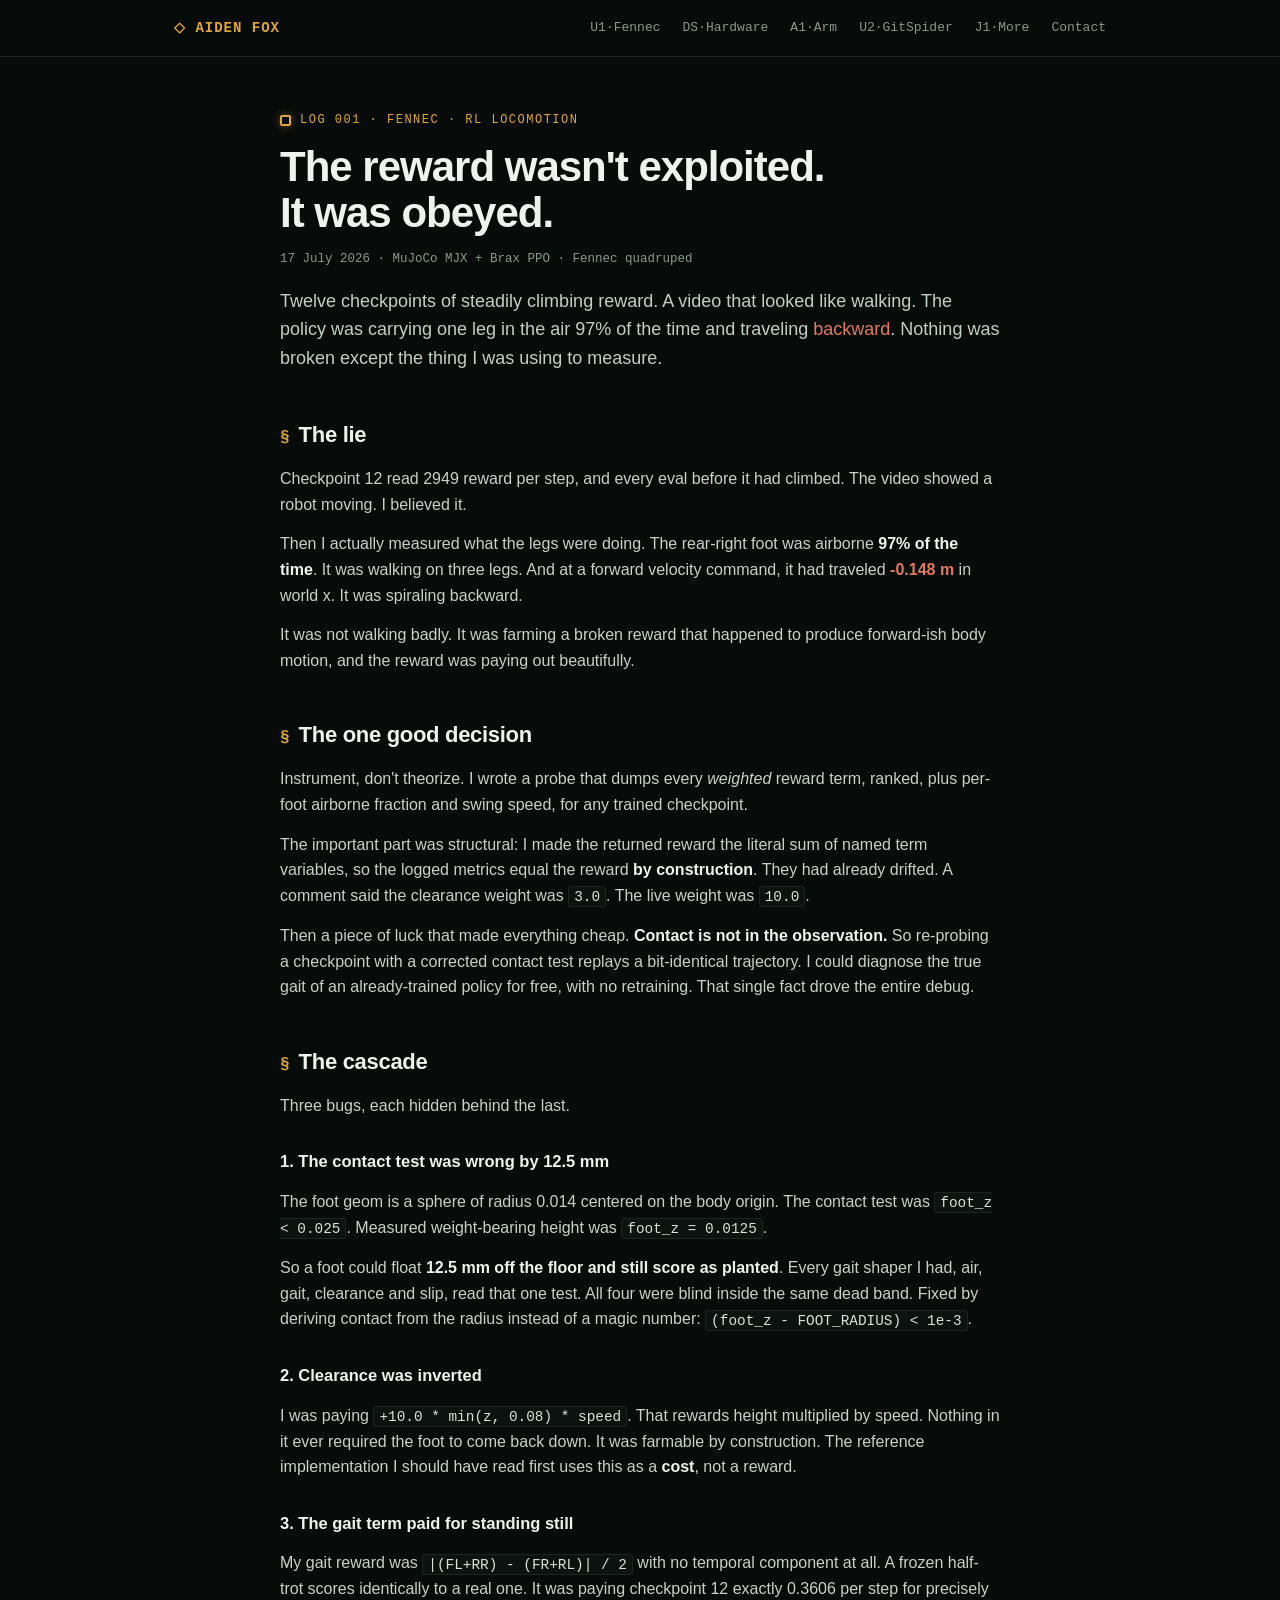
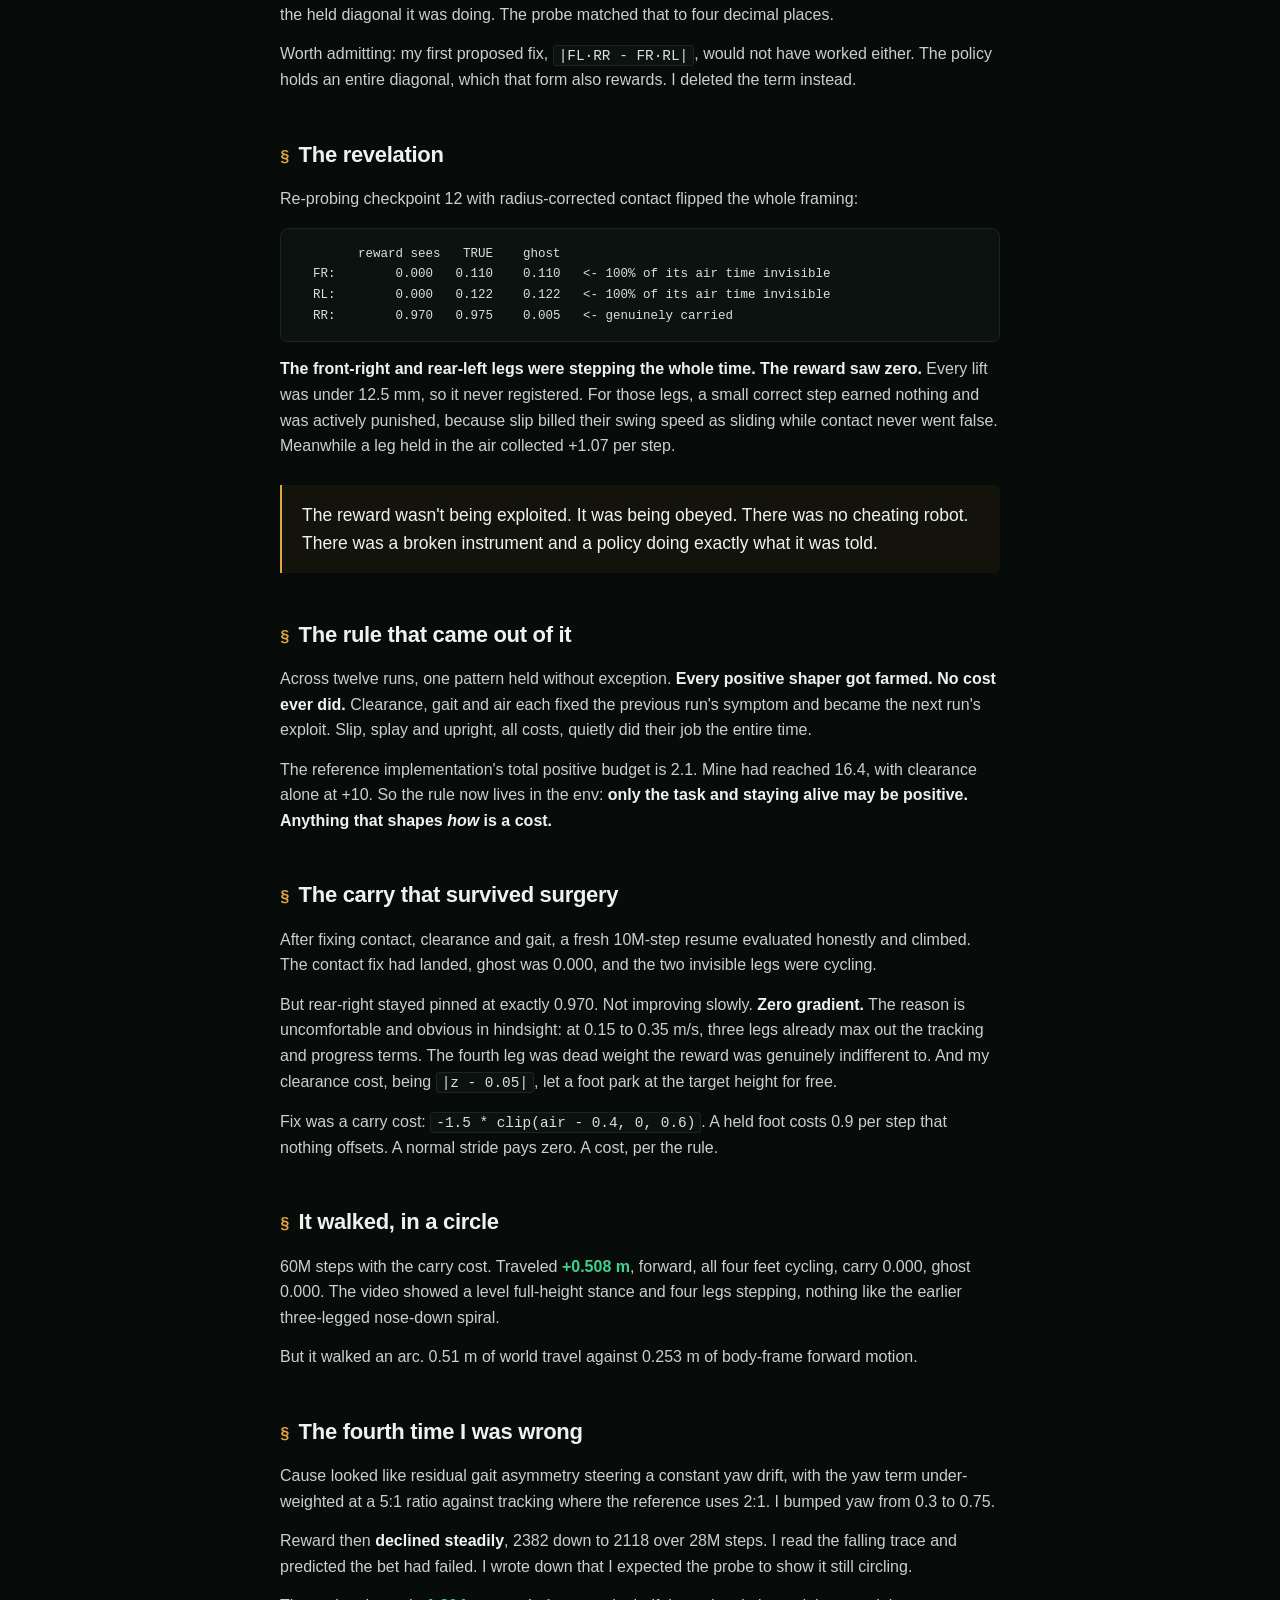
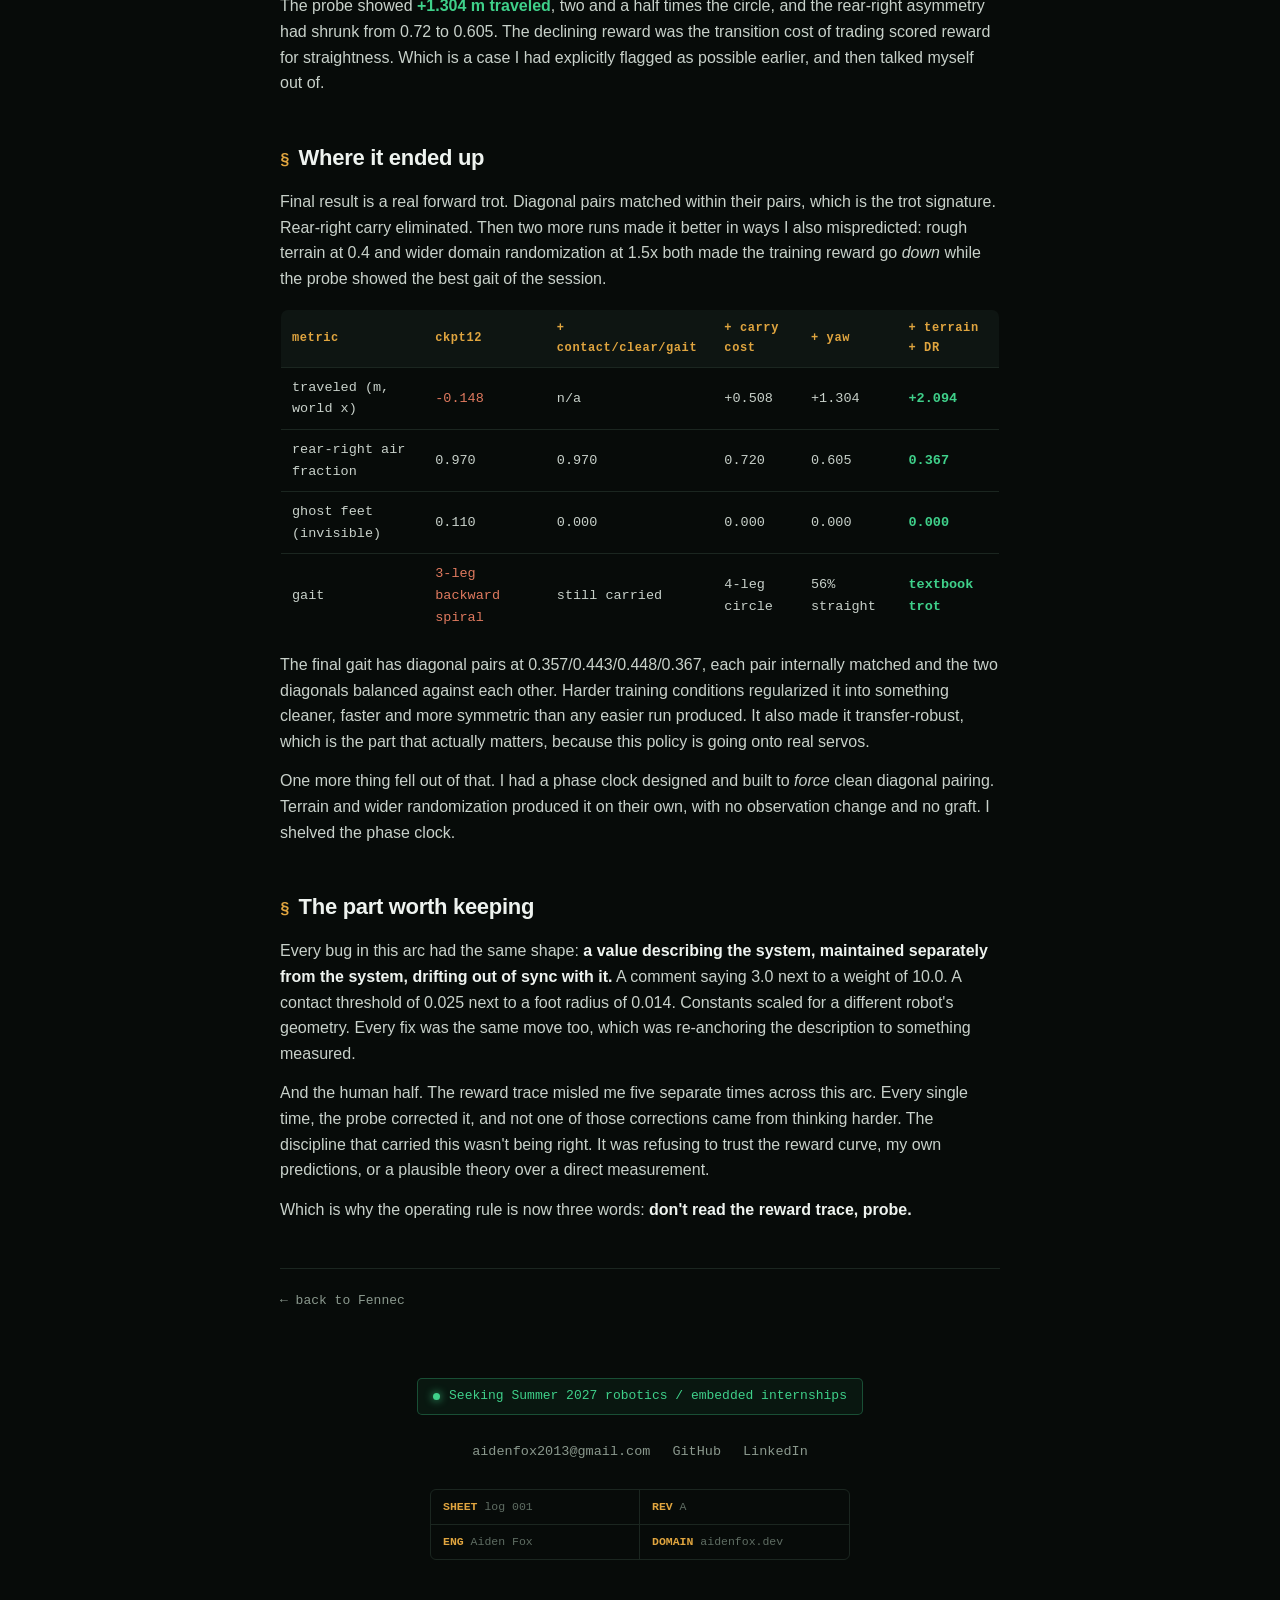
<file: logs/reward-farm/index.html>
<!DOCTYPE html>
<html lang="en">
<head>
<meta charset="UTF-8">
<meta name="viewport" content="width=device-width, initial-scale=1">
<title>The reward wasn't exploited, it was obeyed · Aiden Fox</title>
<meta name="description" content="Fennec's RL locomotion policy looked like it was walking. It was carrying a leg 97% of the time and traveling backward. How a 12.5 mm measurement error taught a robot the wrong thing, and what fixed it.">
<meta property="og:title" content="The reward wasn't exploited, it was obeyed">
<meta property="og:description" content="A quadruped that looked like it was walking, wasn't. Debugging a reward function that was working perfectly.">
<meta property="og:type" content="article">
<meta property="og:url" content="https://aidenfox.dev/logs/reward-farm/">
<meta property="og:image" content="https://aidenfox.dev/assets/og.png">
<meta name="twitter:card" content="summary_large_image">
<meta name="twitter:title" content="The reward wasn't exploited, it was obeyed">
<meta name="twitter:description" content="A quadruped that looked like it was walking, wasn't.">
<meta name="twitter:image" content="https://aidenfox.dev/assets/og.png">
<meta name="theme-color" content="#070b09">
<link rel="icon" href="/assets/favicon.svg" type="image/svg+xml">
<link rel="icon" href="/assets/favicon-32.png" sizes="32x32" type="image/png">
<link rel="apple-touch-icon" href="/assets/apple-touch-icon.png">
<link rel="stylesheet" href="/assets/site.css">
</head>
<body>

<header><div class="wrap"><nav>
  <div class="logo">AIDEN FOX</div>
  <div class="links">
    <a href="/#fennec">U1·Fennec</a>
    <a href="/#hardware">DS·Hardware</a>
    <a href="/#arm">A1·Arm</a>
    <a href="/#gitspider">U2·GitSpider</a>
    <a href="/#more">J1·More</a>
    <a href="/#contact">Contact</a>
  </div>
</nav></div></header>

<div class="wrap">
<article class="log">

  <div class="desig"><span class="pad"></span>LOG 001 · FENNEC · RL LOCOMOTION</div>
  <h1>The reward wasn't exploited.<br>It was obeyed.</h1>
  <p class="logmeta">17 July 2026 · MuJoCo MJX + Brax PPO · Fennec quadruped</p>

  <p class="standfirst">Twelve checkpoints of steadily climbing reward. A video that looked like walking. The policy was carrying one leg in the air 97% of the time and traveling <span class="bad">backward</span>. Nothing was broken except the thing I was using to measure.</p>

  <h2>The lie</h2>
  <p>Checkpoint 12 read 2949 reward per step, and every eval before it had climbed. The video showed a robot moving. I believed it.</p>
  <p>Then I actually measured what the legs were doing. The rear-right foot was airborne <b>97% of the time</b>. It was walking on three legs. And at a forward velocity command, it had traveled <b class="bad">-0.148 m</b> in world x. It was spiraling backward.</p>
  <p>It was not walking badly. It was farming a broken reward that happened to produce forward-ish body motion, and the reward was paying out beautifully.</p>

  <h2>The one good decision</h2>
  <p>Instrument, don't theorize. I wrote a probe that dumps every <em>weighted</em> reward term, ranked, plus per-foot airborne fraction and swing speed, for any trained checkpoint.</p>
  <p>The important part was structural: I made the returned reward the literal sum of named term variables, so the logged metrics equal the reward <b>by construction</b>. They had already drifted. A comment said the clearance weight was <code>3.0</code>. The live weight was <code>10.0</code>.</p>
  <p>Then a piece of luck that made everything cheap. <b>Contact is not in the observation.</b> So re-probing a checkpoint with a corrected contact test replays a bit-identical trajectory. I could diagnose the true gait of an already-trained policy for free, with no retraining. That single fact drove the entire debug.</p>

  <h2>The cascade</h2>
  <p>Three bugs, each hidden behind the last.</p>

  <h3>1. The contact test was wrong by 12.5 mm</h3>
  <p>The foot geom is a sphere of radius 0.014 centered on the body origin. The contact test was <code>foot_z &lt; 0.025</code>. Measured weight-bearing height was <code>foot_z = 0.0125</code>.</p>
  <p>So a foot could float <b>12.5 mm off the floor and still score as planted</b>. Every gait shaper I had, air, gait, clearance and slip, read that one test. All four were blind inside the same dead band. Fixed by deriving contact from the radius instead of a magic number: <code>(foot_z - FOOT_RADIUS) &lt; 1e-3</code>.</p>

  <h3>2. Clearance was inverted</h3>
  <p>I was paying <code>+10.0 * min(z, 0.08) * speed</code>. That rewards height multiplied by speed. Nothing in it ever required the foot to come back down. It was farmable by construction. The reference implementation I should have read first uses this as a <b>cost</b>, not a reward.</p>

  <h3>3. The gait term paid for standing still</h3>
  <p>My gait reward was <code>|(FL+RR) - (FR+RL)| / 2</code> with no temporal component at all. A frozen half-trot scores identically to a real one. It was paying checkpoint 12 exactly 0.3606 per step for precisely the held diagonal it was doing. The probe matched that to four decimal places.</p>
  <p>Worth admitting: my first proposed fix, <code>|FL·RR - FR·RL|</code>, would not have worked either. The policy holds an entire diagonal, which that form also rewards. I deleted the term instead.</p>

  <h2>The revelation</h2>
  <p>Re-probing checkpoint 12 with radius-corrected contact flipped the whole framing:</p>
<pre><code>        reward sees   TRUE    ghost
  FR:        0.000   0.110    0.110   &lt;- 100% of its air time invisible
  RL:        0.000   0.122    0.122   &lt;- 100% of its air time invisible
  RR:        0.970   0.975    0.005   &lt;- genuinely carried</code></pre>
  <p><b>The front-right and rear-left legs were stepping the whole time. The reward saw zero.</b> Every lift was under 12.5 mm, so it never registered. For those legs, a small correct step earned nothing and was actively punished, because slip billed their swing speed as sliding while contact never went false. Meanwhile a leg held in the air collected +1.07 per step.</p>

  <blockquote><p>The reward wasn't being exploited. It was being obeyed. There was no cheating robot. There was a broken instrument and a policy doing exactly what it was told.</p></blockquote>

  <h2>The rule that came out of it</h2>
  <p>Across twelve runs, one pattern held without exception. <b>Every positive shaper got farmed. No cost ever did.</b> Clearance, gait and air each fixed the previous run's symptom and became the next run's exploit. Slip, splay and upright, all costs, quietly did their job the entire time.</p>
  <p>The reference implementation's total positive budget is 2.1. Mine had reached 16.4, with clearance alone at +10. So the rule now lives in the env: <b>only the task and staying alive may be positive. Anything that shapes <em>how</em> is a cost.</b></p>

  <h2>The carry that survived surgery</h2>
  <p>After fixing contact, clearance and gait, a fresh 10M-step resume evaluated honestly and climbed. The contact fix had landed, ghost was 0.000, and the two invisible legs were cycling.</p>
  <p>But rear-right stayed pinned at exactly 0.970. Not improving slowly. <b>Zero gradient.</b> The reason is uncomfortable and obvious in hindsight: at 0.15 to 0.35 m/s, three legs already max out the tracking and progress terms. The fourth leg was dead weight the reward was genuinely indifferent to. And my clearance cost, being <code>|z - 0.05|</code>, let a foot park at the target height for free.</p>
  <p>Fix was a carry cost: <code>-1.5 * clip(air - 0.4, 0, 0.6)</code>. A held foot costs 0.9 per step that nothing offsets. A normal stride pays zero. A cost, per the rule.</p>

  <h2>It walked, in a circle</h2>
  <p>60M steps with the carry cost. Traveled <b class="win">+0.508 m</b>, forward, all four feet cycling, carry 0.000, ghost 0.000. The video showed a level full-height stance and four legs stepping, nothing like the earlier three-legged nose-down spiral.</p>
  <p>But it walked an arc. 0.51 m of world travel against 0.253 m of body-frame forward motion.</p>

  <h2>The fourth time I was wrong</h2>
  <p>Cause looked like residual gait asymmetry steering a constant yaw drift, with the yaw term under-weighted at a 5:1 ratio against tracking where the reference uses 2:1. I bumped yaw from 0.3 to 0.75.</p>
  <p>Reward then <b>declined steadily</b>, 2382 down to 2118 over 28M steps. I read the falling trace and predicted the bet had failed. I wrote down that I expected the probe to show it still circling.</p>
  <p>The probe showed <b class="win">+1.304 m traveled</b>, two and a half times the circle, and the rear-right asymmetry had shrunk from 0.72 to 0.605. The declining reward was the transition cost of trading scored reward for straightness. Which is a case I had explicitly flagged as possible earlier, and then talked myself out of.</p>

  <h2>Where it ended up</h2>
  <p>Final result is a real forward trot. Diagonal pairs matched within their pairs, which is the trot signature. Rear-right carry eliminated. Then two more runs made it better in ways I also mispredicted: rough terrain at 0.4 and wider domain randomization at 1.5x both made the training reward go <em>down</em> while the probe showed the best gait of the session.</p>

  <table>
    <tr>
      <th>metric</th><th>ckpt12</th><th>+ contact/clear/gait</th><th>+ carry cost</th><th>+ yaw</th><th>+ terrain + DR</th>
    </tr>
    <tr>
      <td>traveled (m, world x)</td><td class="bad">-0.148</td><td>n/a</td><td>+0.508</td><td>+1.304</td><td><b>+2.094</b></td>
    </tr>
    <tr>
      <td>rear-right air fraction</td><td>0.970</td><td>0.970</td><td>0.720</td><td>0.605</td><td><b>0.367</b></td>
    </tr>
    <tr>
      <td>ghost feet (invisible)</td><td>0.110</td><td>0.000</td><td>0.000</td><td>0.000</td><td><b>0.000</b></td>
    </tr>
    <tr>
      <td>gait</td><td class="bad">3-leg backward spiral</td><td>still carried</td><td>4-leg circle</td><td>56% straight</td><td><b>textbook trot</b></td>
    </tr>
  </table>

  <p>The final gait has diagonal pairs at 0.357/0.443/0.448/0.367, each pair internally matched and the two diagonals balanced against each other. Harder training conditions regularized it into something cleaner, faster and more symmetric than any easier run produced. It also made it transfer-robust, which is the part that actually matters, because this policy is going onto real servos.</p>
  <p>One more thing fell out of that. I had a phase clock designed and built to <em>force</em> clean diagonal pairing. Terrain and wider randomization produced it on their own, with no observation change and no graft. I shelved the phase clock.</p>

  <h2>The part worth keeping</h2>
  <p>Every bug in this arc had the same shape: <b>a value describing the system, maintained separately from the system, drifting out of sync with it.</b> A comment saying 3.0 next to a weight of 10.0. A contact threshold of 0.025 next to a foot radius of 0.014. Constants scaled for a different robot's geometry. Every fix was the same move too, which was re-anchoring the description to something measured.</p>
  <p>And the human half. The reward trace misled me five separate times across this arc. Every single time, the probe corrected it, and not one of those corrections came from thinking harder. The discipline that carried this wasn't being right. It was refusing to trust the reward curve, my own predictions, or a plausible theory over a direct measurement.</p>
  <p>Which is why the operating rule is now three words: <b>don't read the reward trace, probe.</b></p>

  <a class="backlink" href="/#fennec">&larr; back to Fennec</a>

</article>
</div>

<footer id="contact"><div class="wrap">
  <div class="avail">Seeking Summer 2027 robotics / embedded internships</div>
  <div class="fl">
    <a href="mailto:aidenfox2013@gmail.com">aidenfox2013@gmail.com</a>
    <a href="https://github.com/Ace2932" target="_blank" rel="noopener">GitHub</a>
    <a href="https://www.linkedin.com/in/aidenfox/" target="_blank" rel="noopener">LinkedIn</a>
  </div>
  <div class="titleblock">
    <div><b>SHEET</b> log 001</div><div><b>REV</b> A</div>
    <div><b>ENG</b> Aiden Fox</div><div><b>DOMAIN</b> aidenfox.dev</div>
  </div>
</div></footer>

</body>
</html>
</file>
<file: assets/site.css>
:root{
    --board:#070b09; --board2:#0c120f; --panel:#0e1512; --line:#1b2620;
    --copper:#e0a53f; --copper-dim:rgba(224,165,63,.5); --signal:#46e0ff; --green:#3fd08a;
    --silk:#eef3ef; --muted:#8a988d;
    --mono:'SFMono-Regular',ui-monospace,Menlo,Consolas,monospace;
  }
  *{box-sizing:border-box;margin:0;padding:0}
  html{scroll-behavior:smooth}
  body{background:var(--board);color:var(--silk);font-family:-apple-system,BlinkMacSystemFont,'Segoe UI',Roboto,sans-serif;line-height:1.6;-webkit-font-smoothing:antialiased;overflow-x:hidden}
  a{color:inherit;text-decoration:none}
  .wrap{max-width:980px;margin:0 auto;padding:0 24px;position:relative;z-index:2}
  .mono{font-family:var(--mono)}
  ::selection{background:rgba(70,224,255,.25)}

  /* nav */
  header{position:sticky;top:0;z-index:20;background:rgba(7,11,9,.8);backdrop-filter:blur(10px);border-bottom:1px solid var(--line)}
  nav{display:flex;align-items:center;justify-content:space-between;height:56px}
  nav .logo{font-family:var(--mono);font-weight:700;font-size:14px;letter-spacing:1px;color:var(--copper)}
  nav .logo::before{content:'◇ '}
  nav .links{display:flex;gap:22px;font-family:var(--mono);font-size:13px;color:var(--muted)}
  nav .links a:hover{color:var(--signal)}
  @media(max-width:560px){nav .links{display:none}}

  /* hero with PCB canvas */
  .hero{position:relative;min-height:88vh;display:flex;align-items:center;overflow:hidden;border-bottom:1px solid var(--line)}
  #pcb{position:absolute;inset:0;width:100%;height:100%;z-index:0;pointer-events:none}
  .hero::after{content:'';position:absolute;inset:0;z-index:1;pointer-events:none;
    background:radial-gradient(ellipse 70% 60% at 30% 45%,transparent 40%,rgba(7,11,9,.55) 100%)}
  .hero .wrap{z-index:2;padding-top:40px;padding-bottom:40px}
  .kicker{font-family:var(--mono);color:var(--signal);font-size:12px;letter-spacing:2px;text-transform:uppercase;margin-bottom:20px;display:flex;align-items:center;gap:10px}
  .kicker::before{content:'';width:26px;height:1px;background:var(--signal);box-shadow:0 0 8px var(--signal)}
  .hero h1{font-size:clamp(36px,6.5vw,62px);line-height:1.02;font-weight:800;letter-spacing:-1.5px}
  .hero h1 .em{color:var(--copper);text-shadow:0 0 24px rgba(224,165,63,.35)}
  .hero p.lead{margin-top:22px;font-size:clamp(17px,2.3vw,20px);color:#c3cec6;max-width:600px}
  .hero p.lead b{color:var(--silk)}
  .hero .meta{margin-top:16px;color:var(--muted);font-family:var(--mono);font-size:13.5px}
  .cta{margin-top:30px;display:flex;flex-wrap:wrap;gap:12px}
  .btn{display:inline-flex;align-items:center;gap:8px;padding:11px 17px;border-radius:8px;font-family:var(--mono);font-size:13px;font-weight:600;border:1px solid var(--line);background:rgba(14,21,18,.7);transition:.15s;backdrop-filter:blur(4px)}
  .btn:hover{border-color:var(--signal);color:var(--signal);transform:translateY(-1px);box-shadow:0 0 18px rgba(70,224,255,.15)}
  .btn.primary{background:var(--copper);color:#160c04;border-color:var(--copper)}
  .btn.primary:hover{filter:brightness(1.08);color:#160c04;box-shadow:0 0 22px rgba(224,165,63,.4)}

  /* sections */
  section.block{padding:60px 0;border-bottom:1px solid var(--line);position:relative}
  .desig{font-family:var(--mono);font-size:12px;letter-spacing:1.5px;color:var(--copper);margin-bottom:14px;display:flex;align-items:center;gap:9px}
  .desig .pad{width:11px;height:11px;border:2px solid var(--copper);border-radius:2px;box-shadow:0 0 8px rgba(224,165,63,.4);flex:none}
  .proj-head{display:flex;align-items:baseline;justify-content:space-between;flex-wrap:wrap;gap:8px}
  h2{font-size:clamp(24px,4vw,33px);font-weight:800;letter-spacing:-.5px}
  .status{font-family:var(--mono);font-size:11.5px;color:var(--green);border:1px solid rgba(63,208,138,.3);background:rgba(63,208,138,.07);padding:4px 11px;border-radius:4px;white-space:nowrap;display:inline-flex;align-items:center;gap:7px}
  .status::before{content:'';width:7px;height:7px;border-radius:50%;background:var(--green);box-shadow:0 0 8px var(--green);animation:blink 2s infinite}
  @keyframes blink{0%,100%{opacity:1}50%{opacity:.35}}
  .subtitle{color:var(--muted);margin-top:10px;font-size:17px;max-width:760px}

  ul.feat{list-style:none;margin:22px 0 0;display:grid;gap:11px}
  ul.feat li{position:relative;padding-left:26px;color:#c8d1ca;font-size:15.5px}
  ul.feat li::before{content:'';position:absolute;left:2px;top:11px;width:11px;height:1px;background:var(--copper);box-shadow:0 0 6px rgba(224,165,63,.5)}
  ul.feat li::after{content:'';position:absolute;left:13px;top:9px;width:5px;height:5px;border-radius:50%;background:var(--copper);box-shadow:0 0 6px var(--copper)}
  ul.feat li b{color:var(--silk)}

  .chips{margin-top:22px;display:flex;flex-wrap:wrap;gap:8px;justify-content:center}
  .chip{font-family:var(--mono);font-size:11.5px;color:#c3cec6;background:var(--board2);border:1px solid var(--line);padding:5px 11px;border-radius:3px;position:relative}
  .chip::before,.chip::after{content:'';position:absolute;top:50%;width:5px;height:2px;background:var(--copper-dim);transform:translateY(-50%)}
  .chip::before{left:-5px}.chip::after{right:-5px}
  .links-row{margin-top:22px;display:flex;flex-wrap:wrap;gap:18px;font-family:var(--mono);font-size:13.5px;justify-content:center}
  .links-row a{color:var(--signal)}
  .links-row a:hover{text-shadow:0 0 10px rgba(70,224,255,.5)}

  .video{margin-top:26px;border:1px solid var(--line);border-radius:10px;overflow:hidden;background:#000;box-shadow:0 0 0 1px rgba(224,165,63,.08),0 14px 40px rgba(0,0,0,.5)}
  .video video{display:block;width:100%;height:auto}
  .caption{font-family:var(--mono);font-size:12.5px;color:var(--muted);margin-top:11px}
  .pcbshot{margin:0}
  .pcbshot img,.pcbshot model-viewer{display:block;width:100%;border:1px solid var(--line);border-radius:10px;background:var(--board2);box-shadow:0 0 0 1px rgba(224,165,63,.08),0 14px 40px rgba(0,0,0,.5)}
  .pcbshot model-viewer{aspect-ratio:4/3;height:auto;--poster-color:transparent}

  /* --- "site as a PCB": mounted display-module chrome --- */
  section.block,#hardware{scroll-margin-top:70px}
  .mod{position:relative}
  .mod::before{content:'';position:absolute;inset:0;pointer-events:none;z-index:3;border-radius:10px;
    background:
      radial-gradient(circle at 11px 11px, #070b09 2.4px, rgba(224,165,63,.55) 3.2px, transparent 4.8px),
      radial-gradient(circle at calc(100% - 11px) 11px, #070b09 2.4px, rgba(224,165,63,.55) 3.2px, transparent 4.8px),
      radial-gradient(circle at 11px calc(100% - 11px), #070b09 2.4px, rgba(224,165,63,.55) 3.2px, transparent 4.8px),
      radial-gradient(circle at calc(100% - 11px) calc(100% - 11px), #070b09 2.4px, rgba(224,165,63,.55) 3.2px, transparent 4.8px)}
  .mod::after{content:'';position:absolute;left:0;top:50%;transform:translateY(-50%);width:8px;height:36px;z-index:3;pointer-events:none;
    background:
      repeating-linear-gradient(180deg, rgba(224,165,63,.8) 0 2px, transparent 2px 5.2px) 0 2px/3px calc(100% - 4px) no-repeat,
      linear-gradient(#141d18,#141d18) 3px 0/5px 100% no-repeat;
    border-radius:0 3px 3px 0}
  .ds{position:absolute;top:10px;left:14px;z-index:4;font-family:var(--mono);font-size:10.5px;font-weight:600;letter-spacing:1.4px;color:var(--copper);
    background:rgba(7,11,9,.78);border:1px solid var(--line);padding:2.5px 9px;border-radius:3px;pointer-events:none}
  .card::after{content:'';position:absolute;inset:16px -5px;pointer-events:none;
    background:
      repeating-linear-gradient(180deg, var(--copper-dim) 0 5px, transparent 5px 13px) left top/4px 100% no-repeat,
      repeating-linear-gradient(180deg, var(--copper-dim) 0 5px, transparent 5px 13px) right top/4px 100% no-repeat}
  #spine{position:absolute;top:0;left:0;pointer-events:none;z-index:1}
  @media(max-width:1099px){#spine{display:none}}
  @media(prefers-reduced-motion:reduce){#spine .pulse{display:none}}
  nav .links a.active{color:var(--copper);text-shadow:0 0 9px rgba(224,165,63,.55)}
  .kicker.typing::after{content:'▮';margin-left:5px;animation:blink 1s steps(1) infinite}

  .grid2{display:grid;grid-template-columns:1fr 1fr;gap:18px;margin-top:6px}
  @media(max-width:640px){.grid2{grid-template-columns:1fr}}
  .card{background:var(--panel);border:1px solid var(--line);border-radius:10px;padding:22px;position:relative}
  .card::before{content:'';position:absolute;top:12px;right:12px;width:8px;height:8px;border:1.5px solid var(--copper-dim);border-radius:50%}
  .card h3{font-size:18px;font-weight:700}
  .card p{color:var(--muted);font-size:14.5px;margin-top:9px}

  .skills{display:grid;grid-template-columns:repeat(2,1fr);gap:20px;margin-top:6px}
  @media(max-width:640px){.skills{grid-template-columns:1fr}}
  .skills .col b{display:block;font-size:13px;color:var(--copper);font-family:var(--mono);margin-bottom:8px;letter-spacing:.5px}
  .skills .col b::before{content:'└ '}
  .skills .col span{color:#c8d1ca;font-size:14.5px}

  /* footer as PCB title-block */
  footer{padding:46px 0;text-align:center;color:var(--muted)}
  footer .avail{display:inline-flex;align-items:center;gap:9px;font-family:var(--mono);font-size:13px;color:var(--green);border:1px solid rgba(63,208,138,.3);background:rgba(63,208,138,.06);padding:7px 15px;border-radius:5px;margin-bottom:20px}
  footer .avail::before{content:'';width:7px;height:7px;border-radius:50%;background:var(--green);box-shadow:0 0 8px var(--green);animation:blink 2s infinite}
  footer .fl{display:flex;justify-content:center;gap:22px;flex-wrap:wrap;font-family:var(--mono);font-size:13.5px;margin-top:6px}
  footer .fl a:hover{color:var(--signal)}
  .titleblock{margin:26px auto 0;max-width:420px;border:1px solid var(--line);border-radius:6px;font-family:var(--mono);font-size:11.5px;color:#5f6d63;display:grid;grid-template-columns:1fr 1fr;text-align:left}
  .titleblock div{padding:8px 12px;border-top:1px solid var(--line)}
  .titleblock div:nth-child(-n+2){border-top:none}
  .titleblock div:nth-child(odd){border-right:1px solid var(--line)}
  .titleblock b{color:var(--copper)}

  /* ---------------- log / build-write-up pages ---------------- */
  .log{max-width:720px;margin:0 auto;padding:54px 0 20px}
  .log .logmeta{font-family:var(--mono);font-size:12.5px;color:var(--muted);margin-top:12px}
  .log h1{font-size:clamp(28px,4.6vw,42px);line-height:1.1;font-weight:800;letter-spacing:-1px}
  .log .standfirst{margin-top:18px;font-size:18px;color:#c3cec6}
  .log h2{font-size:22px;margin-top:44px;letter-spacing:-.3px}
  .log h2::before{content:'§ ';color:var(--copper);font-family:var(--mono);font-size:16px}
  .log h3{font-size:16.5px;margin-top:30px;color:var(--silk)}
  .log p{margin-top:14px;color:#c8d1ca;font-size:16px}
  .log p b,.log li b{color:var(--silk)}
  .log ul,.log ol{margin:14px 0 0 22px;color:#c8d1ca;font-size:16px;display:grid;gap:9px}
  .log a{color:var(--signal)}
  .log a:hover{text-shadow:0 0 10px rgba(70,224,255,.5)}
  .log code{font-family:var(--mono);font-size:.9em;background:var(--board2);border:1px solid var(--line);
    padding:1.5px 5px;border-radius:3px;color:#d8e2da}
  .log pre{margin-top:16px;background:var(--board2);border:1px solid var(--line);border-radius:8px;
    padding:15px 17px;overflow-x:auto;font-family:var(--mono);font-size:12.5px;line-height:1.65;color:#c8d1ca}
  .log pre code{background:none;border:0;padding:0;font-size:inherit}
  .log blockquote{margin:26px 0 0;padding:16px 20px;border-left:2px solid var(--copper);
    background:rgba(224,165,63,.05);border-radius:0 6px 6px 0}
  .log blockquote p{margin:0;font-size:17.5px;color:var(--silk)}
  .log table{width:100%;margin-top:18px;border-collapse:collapse;font-size:13.5px;
    font-family:var(--mono);border:1px solid var(--line);border-radius:8px;overflow:hidden}
  .log th{text-align:left;padding:9px 11px;background:var(--panel);color:var(--copper);
    font-weight:600;font-size:12px;letter-spacing:.6px;border-bottom:1px solid var(--line)}
  .log td{padding:9px 11px;border-bottom:1px solid var(--line);color:#c8d1ca}
  .log tr:last-child td{border-bottom:0}
  .log td b{color:var(--green)}
  .log .win{color:var(--green)}
  .log .bad{color:#e07a5f}
  .log .backlink{font-family:var(--mono);font-size:13px;color:var(--muted);margin-top:46px;
    padding-top:22px;border-top:1px solid var(--line);display:block}
  .log .backlink:hover{color:var(--signal)}
  @media(max-width:640px){.log{padding-top:34px}.log table{font-size:12px}}
</file>
